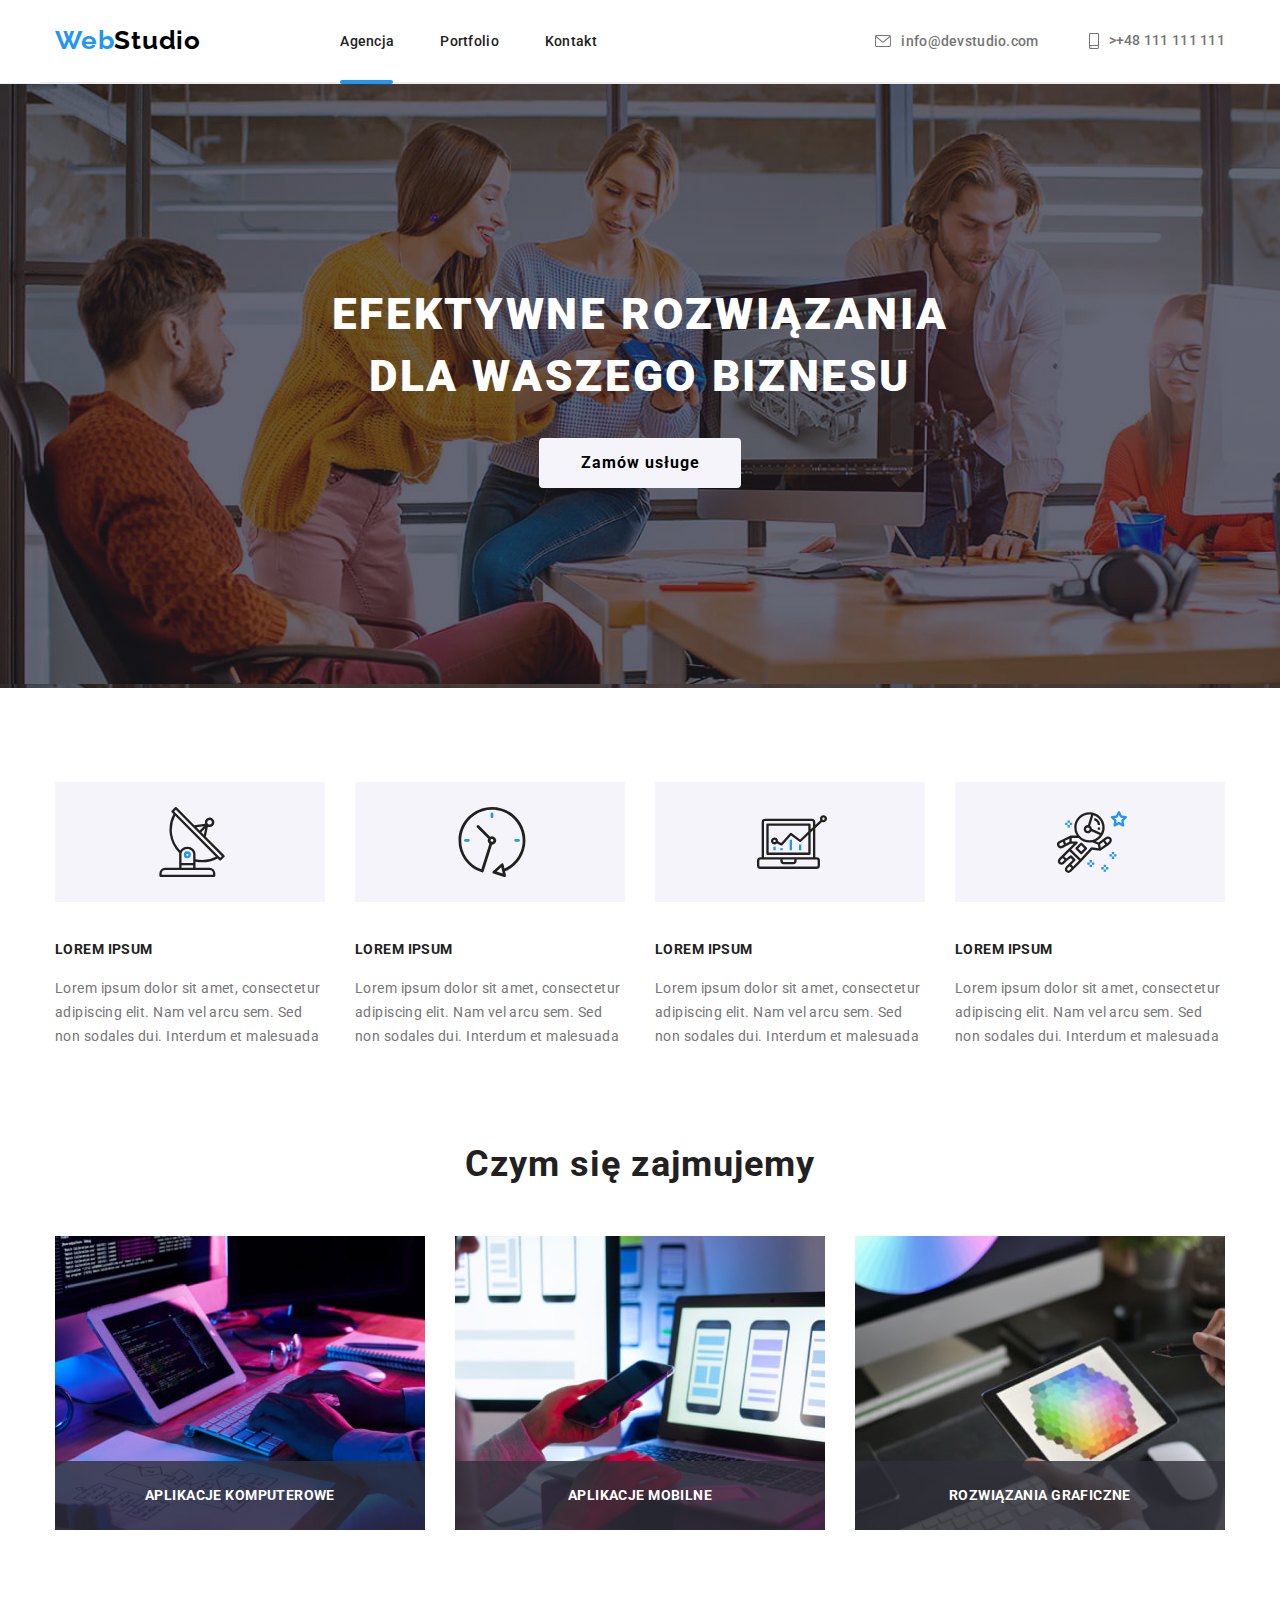
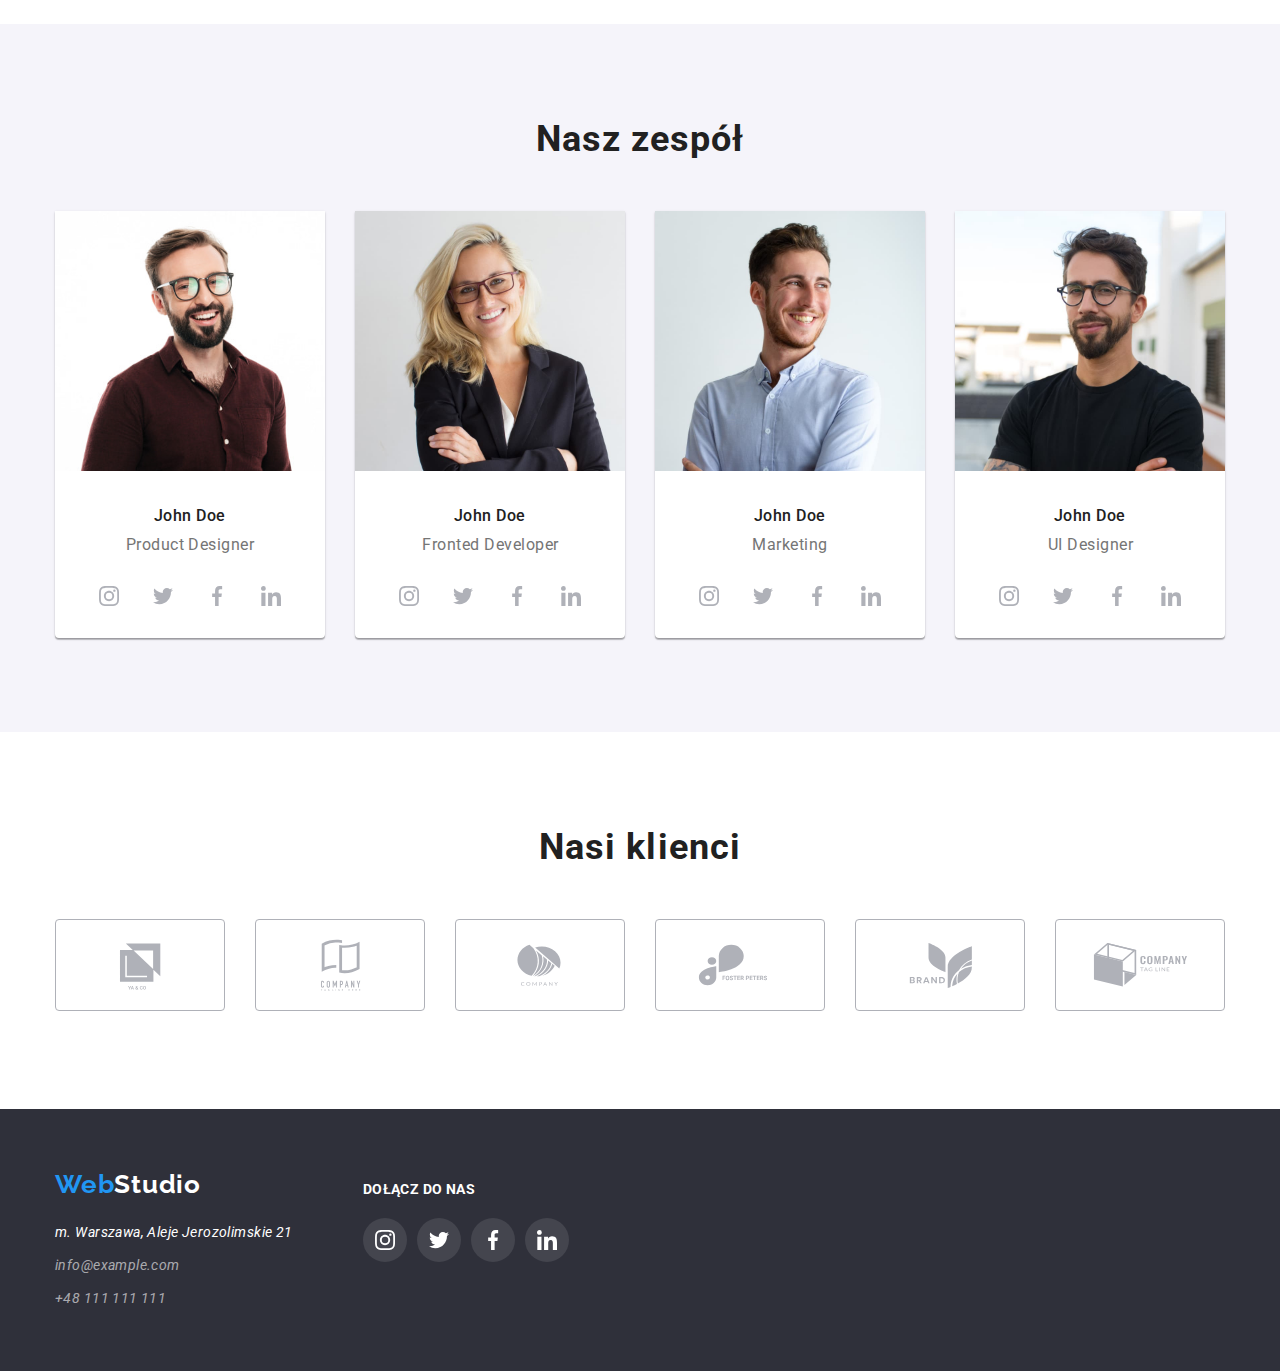
<file: index.html>
<!DOCTYPE html>
<html lang="pl">
  <head>
    <meta charset="UTF-8" />
    <meta http-equiv="X-UA-Compatible" content="IE=edge" />
    <meta name="viewport" content="width=device-width, initial-scale=1.0" />
    <title>EFEKTYWNE ROZWIĄZANIA DLA WASZEGO BIZNESU</title>
    <link rel="preconnect" href="https://fonts.googleapis.com" />
    <link rel="preconnect" href="https://fonts.gstatic.com" crossorigin />
    <link
      href="https://fonts.googleapis.com/css2?family=Raleway:wght@700&family=Roboto:wght@400;500;700;900&display=swap"
      rel="stylesheet"
    />
    <link rel="stylesheet" href="./css/modern-normalize.min.css" />

    <link rel="stylesheet" href="./css/styles.css" />
  </head>
  <body>
    <header class="header-border">
      <div class="container nav-list">
        <nav class="nav-list-logo">
          <a href="./index.html" class="link-nav"
            ><span class="logo-web">Web</span
            ><span class="logo-studio-header">Studio</span></a
          >
        </nav>
        <ul class="nav-list-menu">
          <li>
            <div class="main-nav-underline">
              <a class="link-nav" href="./index.html">Agencja</a>
            </div>
          </li>
          <li><a class="link-nav" href="./portfolio.html">Portfolio</a></li>
          <li><a class="link-nav" href="#">Kontakt</a></li>
        </ul>
        <ul class="nav-list-contact">
          <li>
            <a href="mailto:info@devstudio.com" class="mail-header">
              <svg width="16" height="12">
                <use href="./images/icons.svg#icon-envelope"></use>
              </svg>
              info@devstudio.com
            </a>
          </li>
          <li>
            <a href="tel:48111111111" class="tel-header">
              <svg width="10" height="16">
                <use href="./images/icons.svg#icon-smartphone"></use>
              </svg>
              >+48 111 111 111
            </a>
          </li>
        </ul>
      </div>
    </header>
    <!--Menu-->
    <section class="main-header-box">
      <div class="main-header-box-inside container">
        <h1 class="main-header">Efektywne rozwiązania dla waszego biznesu</h1>
        <button data-modal-open type="button" class="button-main">
          Zamów usługe
        </button>
      </div>
      <div class="backdrop is-hidden" data-modal>
        <div class="modal">
          <button type="button" class="button-close" data-modal-close>
            <svg width="18" height="18" class="close-icon-style">
              <use href="./images/icons.svg#icon-close"></use>
            </svg>
          </button>
        </div>
      </div>
    </section>
    <!--Nasze atuty-->
    <section class="container advantages-box">
      <div class="advantages-box-inside">
        <a class="advantages-icon-background">
          <svg width="70" height="70" class="advantages-icon-style">
            <use href="./images/icons.svg#icon-antenna"></use>
          </svg>
        </a>
        <h3 class="third-header">Lorem ipsum</h3>
        <p class="description">
          Lorem ipsum dolor sit amet, consectetur adipiscing elit. Nam vel arcu
          sem. Sed non sodales dui. Interdum et malesuada
        </p>
      </div>
      <div class="advantages-box-inside">
        <a class="advantages-icon-background">
          <svg width="70" height="70" class="advantages-icon-style">
            <use href="./images/icons.svg#icon-clock"></use>
          </svg>
        </a>
        <h3 class="third-header">Lorem ipsum</h3>
        <p class="description">
          Lorem ipsum dolor sit amet, consectetur adipiscing elit. Nam vel arcu
          sem. Sed non sodales dui. Interdum et malesuada
        </p>
      </div>
      <div class="advantages-box-inside">
        <a class="advantages-icon-background">
          <svg width="70" height="70" class="advantages-icon-style">
            <use href="./images/icons.svg#icon-diagram"></use>
          </svg>
        </a>
        <h3 class="third-header">Lorem ipsum</h3>
        <p class="description">
          Lorem ipsum dolor sit amet, consectetur adipiscing elit. Nam vel arcu
          sem. Sed non sodales dui. Interdum et malesuada
        </p>
      </div>
      <div class="advantages-box-inside">
        <a class="advantages-icon-background">
          <svg width="70" height="70" class="advantages-icon-style">
            <use href="./images/icons.svg#icon-astronaut"></use>
          </svg>
        </a>
        <h3 class="third-header">Lorem ipsum</h3>
        <p class="description">
          Lorem ipsum dolor sit amet, consectetur adipiscing elit. Nam vel arcu
          sem. Sed non sodales dui. Interdum et malesuada
        </p>
      </div>
    </section>
    <!--Czym się zajmujemy-->
    <section>
      <div class="container activity-header-box">
        <h2 class="activity-header">Czym się zajmujemy</h2>
      </div>
      <div class="container">
        <ul class="card-activity">
          <li class="images-activity-style">
            <img
              src="./images/aboutus/img1.jpg"
              alt="ręce człowieka piszące kod na komputerze"
              width="370"
              height="294"
            />
            <p class="image-desktop-app">Aplikacje komputerowe</p>
          </li>
          <li class="images-activity-style">
            <img
              src="./images/aboutus/img2.jpg"
              alt="ręce człowieka trzymające telefon"
              width="370"
              height="294"
            />
            <p class="image-mobile-app">Aplikacje mobilne</p>
          </li>
          <li class="images-activity-style">
            <img
              src="./images/aboutus/img3.jpg"
              alt="ręce człowieka trzymające tablet z paletą kolorów"
              width="370"
              height="294"
            />
            <p class="image-graphic">Rozwiązania graficzne</p>
          </li>
        </ul>
      </div>
    </section>
    <!--Nasz zespoł-->
    <section class="team-box">
      <div class="container">
        <h2 class="team-header">Nasz zespół</h2>
        <ul class="card-team">
          <li class="card-team-style">
            <img
              src="./images/team/JohnDoe1.jpg"
              alt="zdjęcie Product Designer "
              width="270"
              height="260"
            />
            <p class="team-names">John Doe</p>
            <p class="job-title-1">Product Designer</p>
            <div class="social-icon-box">
              <a class="social-icon">
                <svg width="20" height="20">
                  <use href="./images/icons.svg#icon-instagram"></use>
                </svg>
              </a>
              <a class="social-icon">
                <svg width="20" height="20">
                  <use href="./images/icons.svg#icon-twitter"></use>
                </svg>
              </a>
              <a class="social-icon">
                <svg width="20" height="20">
                  <use href="./images/icons.svg#icon-facebook"></use>
                </svg>
              </a>
              <a class="social-icon">
                <svg width="20" height="20">
                  <use href="./images/icons.svg#icon-linkedin"></use>
                </svg>
              </a>
            </div>
          </li>
          <li class="card-team-style">
            <img
              src="./images/team/JohnDoe2.jpg"
              alt="zdjęcie Fronted Developer"
              width="270"
              height="260"
            />
            <p class="team-names">John Doe</p>
            <p class="job-title-2">Fronted Developer</p>
            <div class="social-icon-box">
              <a class="social-icon">
                <svg width="20" height="20">
                  <use href="./images/icons.svg#icon-instagram"></use>
                </svg>
              </a>
              <a class="social-icon">
                <svg width="20" height="20">
                  <use href="./images/icons.svg#icon-twitter"></use>
                </svg>
              </a>
              <a class="social-icon">
                <svg width="20" height="20">
                  <use href="./images/icons.svg#icon-facebook"></use>
                </svg>
              </a>
              <a class="social-icon">
                <svg width="20" height="20">
                  <use href="./images/icons.svg#icon-linkedin"></use>
                </svg>
              </a>
            </div>
          </li>
          <li class="card-team-style">
            <img
              src="./images/team/JohnDoe3.jpg"
              alt="Zdjęcie Marketingowca"
              width="270"
              height="260"
            />
            <p class="team-names">John Doe</p>
            <p class="job-title-3">Marketing</p>
            <div class="social-icon-box">
              <a class="social-icon">
                <svg width="20" height="20">
                  <use href="./images/icons.svg#icon-instagram"></use>
                </svg>
              </a>
              <a class="social-icon">
                <svg width="20" height="20">
                  <use href="./images/icons.svg#icon-twitter"></use>
                </svg>
              </a>
              <a class="social-icon">
                <svg width="20" height="20">
                  <use href="./images/icons.svg#icon-facebook"></use>
                </svg>
              </a>
              <a class="social-icon">
                <svg width="20" height="20">
                  <use href="./images/icons.svg#icon-linkedin"></use>
                </svg>
              </a>
            </div>
          </li>
          <li class="card-team-style">
            <img
              src="./images/team/JohnDoe4.jpg"
              alt="Zdjęcie UI Designer"
              width="270"
              height="260"
            />
            <p class="team-names">John Doe</p>
            <p class="job-title-4">UI Designer</p>
            <div class="social-icon-box">
              <a class="social-icon">
                <svg width="20" height="20">
                  <use href="./images/icons.svg#icon-instagram"></use>
                </svg>
              </a>
              <a class="social-icon">
                <svg width="20" height="20">
                  <use href="./images/icons.svg#icon-twitter"></use>
                </svg>
              </a>
              <a class="social-icon">
                <svg width="20" height="20">
                  <use href="./images/icons.svg#icon-facebook"></use>
                </svg>
              </a>
              <a class="social-icon">
                <svg width="20" height="20">
                  <use href="./images/icons.svg#icon-linkedin"></use>
                </svg>
              </a>
            </div>
          </li>
        </ul>
      </div>
    </section>

    <!--Nasi Klienci-->
    <section>
      <div class="container">
        <h2 class="client-header">Nasi klienci</h2>
        <ul class="client-icon-box">
          <li>
            <svg
              href="#"
              width="170"
              height="92"
              class="client-icon"
              tabinex="0"
            >
              <use
                href="./images/icons.svg#icon-Logo"
                x="32"
                y="16"
                width="106"
                height="60"
              ></use>
            </svg>
          </li>
          <li>
            <svg
              href="#"
              width="170"
              height="92"
              class="client-icon"
              tabinex="0"
            >
              <use
                href="./images/icons.svg#icon-Logo-1"
                x="32"
                y="16"
                width="106"
                height="60"
              ></use>
            </svg>
          </li>
          <li>
            <svg
              href="#"
              width="170"
              height="92"
              class="client-icon"
              tabinex="0"
            >
              <use
                href="./images/icons.svg#icon-Logo-2"
                x="32"
                y="16"
                width="106"
                height="60"
              ></use>
            </svg>
          </li>
          <li>
            <svg
              href="#"
              width="170"
              height="92"
              class="client-icon"
              tabinex="0"
            >
              <use
                href="./images/icons.svg#icon-Logo-3"
                x="32"
                y="16"
                width="106"
                height="60"
              ></use>
            </svg>
          </li>
          <li>
            <svg
              href="#"
              width="170"
              height="92"
              class="client-icon"
              tabinex="0"
            >
              <use
                href="./images/icons.svg#icon-Logo-4"
                x="32"
                y="16"
                width="106"
                height="60"
              ></use>
            </svg>
          </li>
          <li>
            <svg
              href="#"
              width="170"
              height="92"
              class="client-icon"
              tabinex="0"
            >
              <use
                href="./images/icons.svg#icon-Logo-5"
                x="32"
                y="16"
                width="106"
                height="60"
              ></use>
            </svg>
          </li>
        </ul>
      </div>
    </section>

    <footer class="footer-box">
      <div class="container footer-list-box">
        <div class="footer-contact-box">
          <a href="./index.html" class="link-footer"
            ><span class="logo-web">Web</span
            ><span class="logo-studio-footer">Studio</span></a
          >
          <address>
            <ul class="footer-list">
              <li class="address-footer-style">
                <a
                  class="link-footer"
                  href="https://goo.gl/maps/kKp96PenNTTpiVe27"
                  >m. Warszawa, Aleje Jerozolimskie 21</a
                >
              </li>
              <li class="mail-footer-style">
                <a class="contact-footer" href="mailto:info@example.com"
                  >info@example.com</a
                >
              </li>
              <li>
                <a class="contact-footer" href="tel:48111111111"
                  >+48 111 111 111</a
                >
              </li>
            </ul>
          </address>
        </div>
        <div class="footer-icon-box">
          <h3 class="social-header">Dołącz do nas</h3>
          <div class="footer-icon-box-inside">
            <a class="icon-instagram-style">
              <svg width="20" height="20">
                <use href="./images/icons.svg#icon-instagram"></use>
              </svg>
            </a>
            <a class="icon-twitter-style">
              <svg width="20" height="20">
                <use href="./images/icons.svg#icon-twitter"></use>
              </svg>
            </a>
            <a class="icon-facebook-style">
              <svg width="20" height="20">
                <use href="./images/icons.svg#icon-facebook"></use>
              </svg>
            </a>
            <a class="icon-linkedin-style">
              <svg width="20" height="20">
                <use href="./images/icons.svg#icon-linkedin"></use>
              </svg>
            </a>
          </div>
        </div>
      </div>
    </footer>
    <script src="./modal.js"></script>
  </body>
</html>
</file>
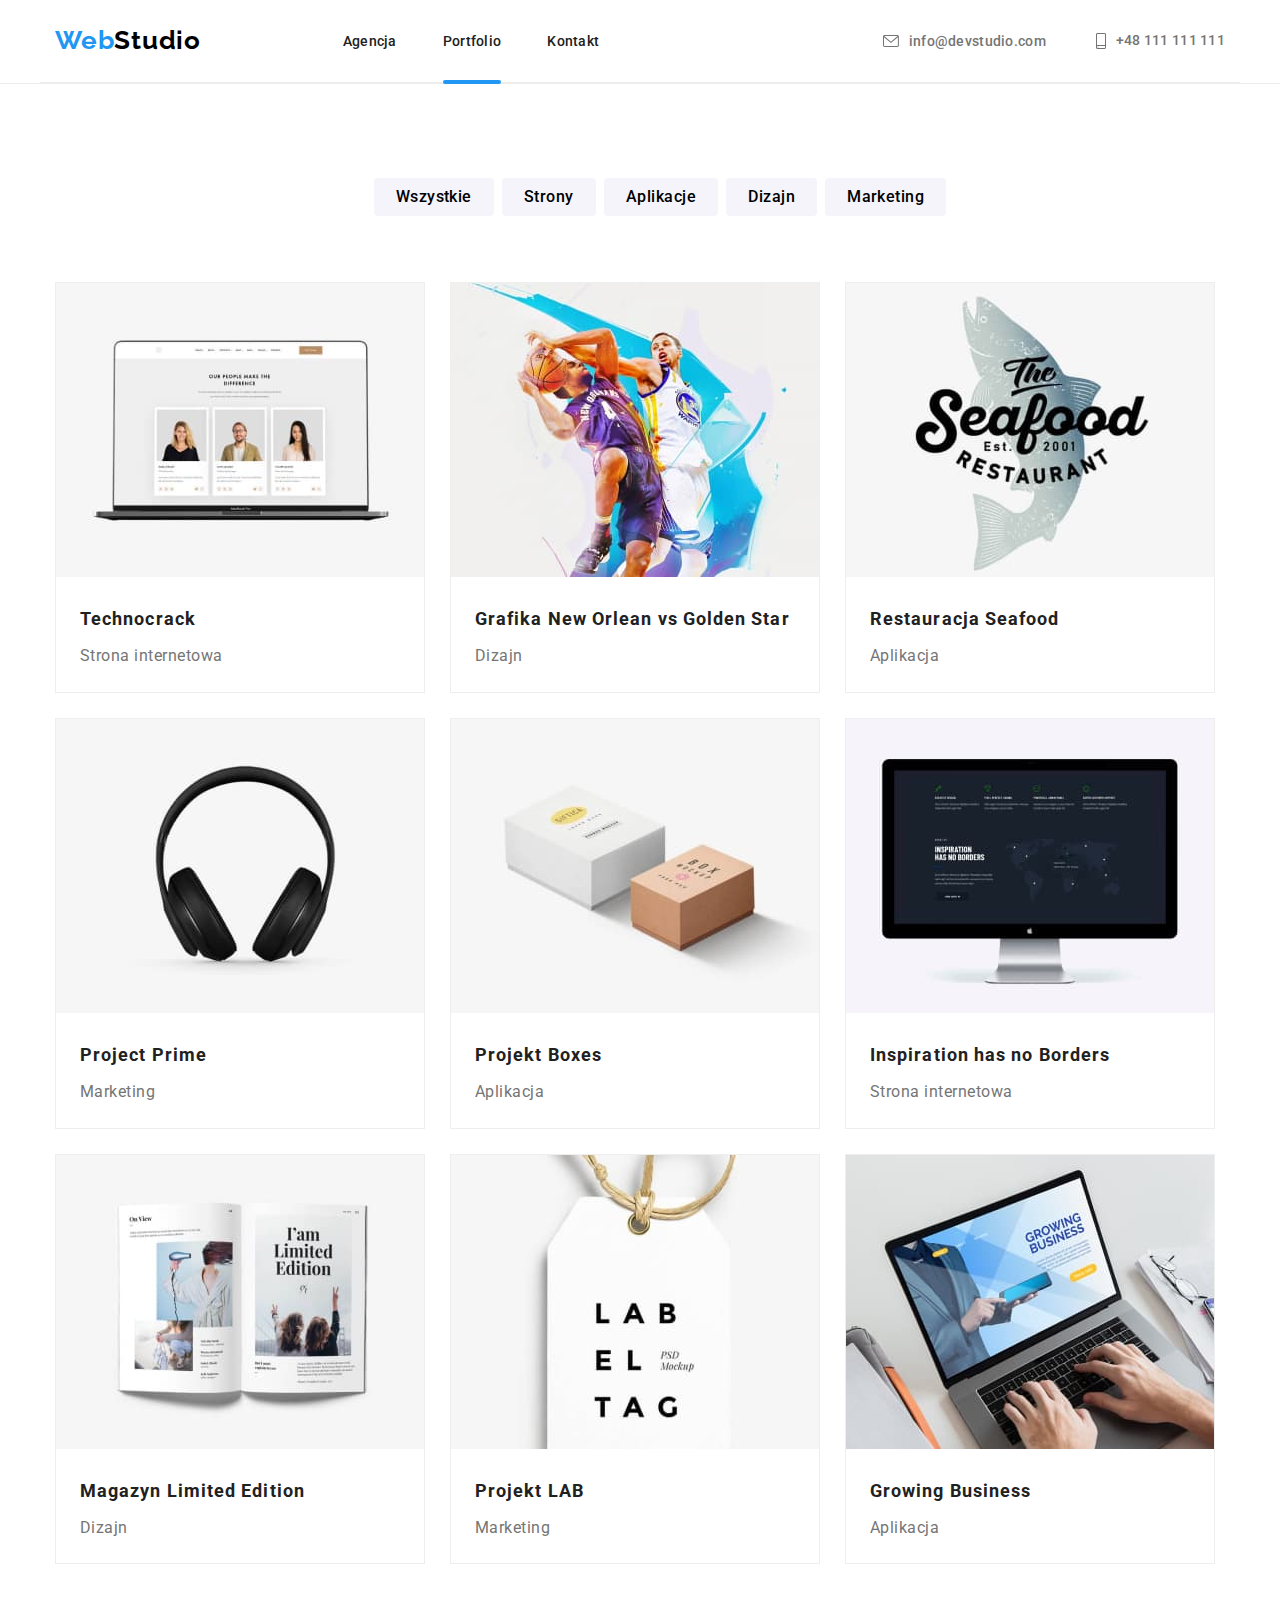
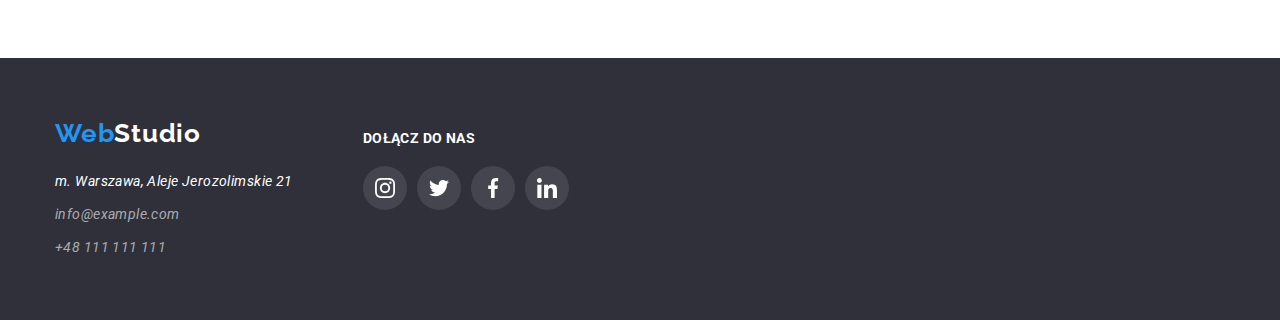
<file: portfolio.html>
<!DOCTYPE html>
<html lang="pl">
  <head>
    <meta charset="UTF-8" />
    <meta http-equiv="X-UA-Compatible" content="IE=edge" />
    <meta name="viewport" content="width=device-width, initial-scale=1.0" />
    <title>PORTFOLIO</title>
    <link rel="preconnect" href="https://fonts.googleapis.com" />
    <link rel="preconnect" href="https://fonts.gstatic.com" crossorigin />
    <link
      href="https://fonts.googleapis.com/css2?family=Raleway:wght@700&family=Roboto:wght@400;500;700;900&display=swap"
      rel="stylesheet"
    />
    <link rel="stylesheet" href="./css/modern-normalize.min.css" />

    <link rel="stylesheet" href="./css/styles.css" />
  </head>
  <body>
    <header class="header-border">
      <div class="container nav-list">
        <nav class="nav-list-logo">
          <a href="./index.html" class="link-nav"
            ><span class="logo-web">Web</span
            ><span class="logo-studio-header">Studio</span></a
          >
        </nav>
        <ul class="nav-list-menu">
          <li>
            <a class="link-nav" href="./index.html">Agencja</a>
          </li>
          <li>
            <div class="portfolio-nav-underline">
              <a class="link-nav" href="./portfolio.html">Portfolio</a>
            </div>
          </li>
          <li><a class="link-nav" href="#">Kontakt</a></li>
        </ul>
        <ul class="nav-list-contact">
          <li>
            <a href="mailto:info@devstudio.com" class="mail-header">
              <svg width="16" height="12">
                <use href="./images/icons.svg#icon-envelope"></use>
              </svg>
              info@devstudio.com
            </a>
          </li>
          <li>
            <a href="tel:48111111111" class="tel-header">
              <svg width="10" height="16">
                <use href="./images/icons.svg#icon-smartphone"></use>
              </svg>
              +48 111 111 111
            </a>
          </li>
        </ul>
      </div>
    </header>
    <!--Menu-->
    <div clas="container ">
      <ul class="menu-portfolio-list">
        <li>
          <button class="button-nav" type="button">Wszystkie</button>
        </li>
        <li>
          <button class="button-nav" type="button">Strony</button>
        </li>
        <li>
          <button class="button-nav" type="button">Aplikacje</button>
        </li>
        <li>
          <button class="button-nav" type="button">Dizajn</button>
        </li>
        <li>
          <button class="button-nav" type="button">Marketing</button>
        </li>
      </ul>
    </div>
    <!--Projekty-->
    <section>
      <div class="container">
        <ul class="card-portfolio">
          <li class="card-portfolio-style">
            <div class="images-portfolio-box">
              <img
                src="./images/portfolio/Technocrack.jpg"
                alt="Strona internetowa pokazana w ekranie laptopa"
                width="370"
                height="294"
              />
              <p class="card-portfolio-description">
                Technocrack jest popularną platformą wykorzystywaną do
                rozpowszechniania koronawirusa. Firmy wykorzystują tę platformę
                do celów szpiegowskich i ataków na niezabezpieczone serwery
                konkurencji.
              </p>
            </div>
            <p class="projects-title">Technocrack</p>
            <p class="projects-type">Strona internetowa</p>
          </li>
          <li class="card-portfolio-style">
            <div class="images-portfolio-box">
              <img
                src="./images/portfolio/grafikaneworlean.jpg"
                alt="Dwóch mężczyzn grających w koszykówkę"
                width="370"
                height="294"
              />
              <p class="card-portfolio-description">
                Technocrack jest popularną platformą wykorzystywaną do
                rozpowszechniania koronawirusa. Firmy wykorzystują tę platformę
                do celów szpiegowskich i ataków na niezabezpieczone serwery
                konkurencji.
              </p>
            </div>
            <p class="projects-title">Grafika New Orlean vs Golden Star</p>
            <p class="projects-type">Dizajn</p>
          </li>
          <li class="card-portfolio-style">
            <div class="images-portfolio-box">
              <img
                src="./images/portfolio/seafood.jpg"
                alt="Logo aplikacji dla restauracji Seafood"
                width="370"
                height="294"
              />
              <p class="card-portfolio-description">
                Technocrack jest popularną platformą wykorzystywaną do
                rozpowszechniania koronawirusa. Firmy wykorzystują tę platformę
                do celów szpiegowskich i ataków na niezabezpieczone serwery
                konkurencji.
              </p>
            </div>
            <p class="projects-title">Restauracja Seafood</p>
            <p class="projects-type">Aplikacja</p>
          </li>
          <li class="card-portfolio-style">
            <div class="images-portfolio-box">
              <img
                src="./images/portfolio/prime.jpg"
                alt="Czarne słuchawki nauszne"
                width="370"
                height="294"
              />
              <p class="card-portfolio-description">
                Technocrack jest popularną platformą wykorzystywaną do
                rozpowszechniania koronawirusa. Firmy wykorzystują tę platformę
                do celów szpiegowskich i ataków na niezabezpieczone serwery
                konkurencji.
              </p>
            </div>
            <p class="projects-title">Project Prime</p>
            <p class="projects-type">Marketing</p>
          </li>
          <li class="card-portfolio-style">
            <div class="images-portfolio-box">
              <img
                src="./images/portfolio/box.jpg"
                alt="Dwa pudełka ułożone prostopadle do siebie"
                width="370"
                height="294"
              />
              <p class="card-portfolio-description">
                Technocrack jest popularną platformą wykorzystywaną do
                rozpowszechniania koronawirusa. Firmy wykorzystują tę platformę
                do celów szpiegowskich i ataków na niezabezpieczone serwery
                konkurencji.
              </p>
            </div>
            <p class="projects-title">Projekt Boxes</p>
            <p class="projects-type">Aplikacja</p>
          </li>
          <li class="card-portfolio-style">
            <div class="images-portfolio-box">
              <img
                src="./images/portfolio/inspirationhasnoborders.jpg"
                alt="Strona internetowa pokazana w ekranie komputera"
                width="370"
                height="294"
              />
              <p class="card-portfolio-description">
                Technocrack jest popularną platformą wykorzystywaną do
                rozpowszechniania koronawirusa. Firmy wykorzystują tę platformę
                do celów szpiegowskich i ataków na niezabezpieczone serwery
                konkurencji.
              </p>
            </div>
            <p class="projects-title">Inspiration has no Borders</p>
            <p class="projects-type">Strona internetowa</p>
          </li>
          <li class="card-portfolio-style">
            <div class="images-portfolio-box">
              <img
                src="./images/portfolio/magazinelimitededition.jpg"
                alt="Magazn w wersji papierowej ze zdjęciami damskich włosów"
                width="370"
                height="294"
              />
              <p class="card-portfolio-description">
                Technocrack jest popularną platformą wykorzystywaną do
                rozpowszechniania koronawirusa. Firmy wykorzystują tę platformę
                do celów szpiegowskich i ataków na niezabezpieczone serwery
                konkurencji.
              </p>
            </div>
            <p class="projects-title">Magazyn Limited Edition</p>
            <p class="projects-type">Dizajn</p>
          </li>
          <li class="card-portfolio-style">
            <div class="images-portfolio-box">
              <img
                src="./images/portfolio/projectlab.jpg"
                alt="Biała metka z napisem Lab el tag"
                width="370"
                height="294"
              />
              <p class="card-portfolio-description">
                Technocrack jest popularną platformą wykorzystywaną do
                rozpowszechniania koronawirusa. Firmy wykorzystują tę platformę
                do celów szpiegowskich i ataków na niezabezpieczone serwery
                konkurencji.
              </p>
            </div>
            <p class="projects-title">Projekt LAB</p>
            <p class="projects-type">Marketing</p>
          </li>
          <li class="card-portfolio-style">
            <div class="images-portfolio-box">
              <img
                src="./images/portfolio/growingbusiness.jpg"
                alt="Strona główna aplikacji dla firmy Growing Business"
                width="370"
                height="294"
              />
              <p class="card-portfolio-description">
                Technocrack jest popularną platformą wykorzystywaną do
                rozpowszechniania koronawirusa. Firmy wykorzystują tę platformę
                do celów szpiegowskich i ataków na niezabezpieczone serwery
                konkurencji.
              </p>
            </div>
            <p class="projects-title">Growing Business</p>
            <p class="projects-type">Aplikacja</p>
          </li>
        </ul>
      </div>
    </section>

    <footer class="footer-box">
      <div class="container footer-list-box">
        <div class="footer-contact-box">
          <a href="./index.html" class="link-footer"
            ><span class="logo-web">Web</span
            ><span class="logo-studio-footer">Studio</span></a
          >
          <address>
            <ul class="footer-list">
              <li class="address-footer-style">
                <a
                  class="link-footer"
                  href="https://goo.gl/maps/kKp96PenNTTpiVe27"
                  >m. Warszawa, Aleje Jerozolimskie 21</a
                >
              </li>
              <li class="mail-footer-style">
                <a class="contact-footer" href="mailto:info@example.com"
                  >info@example.com</a
                >
              </li>
              <li>
                <a class="contact-footer" href="tel:48111111111"
                  >+48 111 111 111</a
                >
              </li>
            </ul>
          </address>
        </div>
        <div class="footer-icon-box">
          <h3 class="social-header">Dołącz do nas</h3>
          <div class="footer-icon-box-inside">
            <a class="icon-instagram-style">
              <svg width="20" height="20">
                <use href="./images/icons.svg#icon-instagram"></use>
              </svg>
            </a>
            <a class="icon-twitter-style">
              <svg width="20" height="20">
                <use href="./images/icons.svg#icon-twitter"></use>
              </svg>
            </a>
            <a class="icon-facebook-style">
              <svg width="20" height="20">
                <use href="./images/icons.svg#icon-facebook"></use>
              </svg>
            </a>
            <a class="icon-linkedin-style">
              <svg width="20" height="20">
                <use href="./images/icons.svg#icon-linkedin"></use>
              </svg>
            </a>
          </div>
        </div>
      </div>
    </footer>
  </body>
</html>
</file>
<file: css/styles.css>
body {
  font-family: "Roboto";
  font-style: normal;
  color: #212121;
  margin: 0 auto;
}
:root {
  --brand-color: #2196f3;
  --font-color1: #212121;
  --font-color2: #ffffff;
}
.logo-web {
  color: var(--brand-color);
  font-family: "Raleway";
  font-weight: 700;
  font-size: 26px;
  line-height: 1.2;
  letter-spacing: 0.03em;
}
.logo-studio-header {
  color: #000000;
  font-family: "Raleway";
  font-weight: 700;
  font-size: 26px;
  line-height: 1.2;
  letter-spacing: 0.03em;
}
.logo-studio-footer {
  color: var(--font-color2);
  font-family: "Raleway";
  font-weight: 700;
  font-size: 26px;
  line-height: 1.2;
  letter-spacing: 0.03em;
}

.link-nav {
  color: var(--font-color1);
  font-weight: 500;
  font-size: 14px;
  line-height: 1.1;
  letter-spacing: 0.02em;
  text-decoration: none;
  transition-property: color;
  transition-duration: 250ms;
  transition-timing-function: cubic-bezier(0.4, 0, 0.2, 1);
}
.link-nav:hover,
.link-nav:focus {
  color: var(--brand-color);
}

.contact-footer {
  color: #ffffff99;
  font-weight: 400;
  font-size: 14px;
  line-height: 1.7;
  letter-spacing: 0.03em;
  text-decoration: none;
  transition-property: color;
  transition-duration: 250ms;
  transition-timing-function: cubic-bezier(0.4, 0, 0.2, 1);
}
.contact-footer:hover,
.contact-footer:focus {
  color: var(--brand-color);
}
.button-main {
  background-color: #f5f4fa;
  border: none;
  border-radius: 4px;
  box-shadow: 0px 4px 4 px rgba(0, 0, 0, 0.15);
  cursor: pointer;
  font-weight: 700;
  font-size: 16px;
  line-height: 1.9;
  text-align: center;
  letter-spacing: 0.06em;
  padding: 10px 41px 10px 42px;
  transition-property: color, background-color;
  transition-duration: 250ms;
  transition-timing-function: cubic-bezier(0.4, 0, 0.2, 1);
}
.button-main:hover,
.button-main:focus {
  background-color: var(--brand-color);
  color: var(--font-color2);
}
.button-nav {
  font-family: "Roboto";
  background-color: #f5f4fa;
  border: none;
  border-radius: 4px;
  cursor: pointer;
  font-weight: 500;
  font-size: 16px;
  line-height: 1.6;
  text-align: center;
  letter-spacing: 0.03em;
  padding: 6px 22px 6px 22px;
  transition-property: color, background-color, box-shadow;
  transition-duration: 250ms;
  transition-timing-function: cubic-bezier(0.4, 0, 0.2, 1);
}
.button-nav:hover,
.button-nav:focus {
  background-color: var(--brand-color);
  color: var(--font-color2);
  box-shadow: 0px 4px 4px rgba(0, 0, 0, 0.15);
}
.main-header {
  color: var(--font-color2);
  font-weight: 900;
  font-size: 44px;
  line-height: 1.4;
  text-align: center;
  letter-spacing: 0.06em;
  text-transform: uppercase;
  max-width: 696px;
  margin-top: 0;
  margin-bottom: 30px;
}

.description {
  color: #757575;
  font-weight: 400;
  font-size: 14px;
  line-height: 1.7;
  letter-spacing: 0.03em;
  margin: 0;
}
.activity-header {
  font-weight: 700;
  font-size: 36px;
  line-height: 1.2;
  text-align: center;
  letter-spacing: 0.03em;
  margin: 0;
}
.team-header {
  font-weight: 700;
  font-size: 36px;
  line-height: 1.2;
  text-align: center;
  letter-spacing: 0.03em;
  margin: 0;
  padding-top: 94px;
  padding-bottom: 50px;
}
.third-header {
  font-weight: 700;
  font-size: 14px;
  line-height: 1.1;
  letter-spacing: 0.03em;
  text-transform: uppercase;
  margin: 0;
  padding-top: 30px;
  padding-bottom: 10px;
}
.team-names {
  font-weight: 500;
  font-size: 16px;
  line-height: 1.2;
  letter-spacing: 0.03em;
  padding: 30px 99px 10px 99px;
  margin: 0;
}
.job-title-1 {
  color: #757575;
  font-weight: 400;
  font-size: 16px;
  line-height: 1.2;
  letter-spacing: 0.03em;
  padding: 0px 70px 0px 70px;
  text-align: center;
  white-space: nowrap;
  margin: 0;
}

.job-title-2 {
  color: #757575;
  font-weight: 400;
  font-size: 16px;
  line-height: 1.2;
  letter-spacing: 0.03em;
  padding: 0px 61px 0px 62px;
  text-align: center;
  white-space: nowrap;
  margin: 0;
}

.job-title-3 {
  color: #757575;
  font-weight: 400;
  font-size: 16px;
  line-height: 1.2;
  letter-spacing: 0.03em;
  padding: 0px 97px 0px 97px;
  text-align: center;
  white-space: nowrap;
  margin: 0;
}

.job-title-4 {
  color: #757575;
  font-weight: 400;
  font-size: 16px;
  line-height: 1.2;
  letter-spacing: 0.03em;
  padding: 0px 91px 0px 92px;
  text-align: center;
  white-space: nowrap;
  margin: 0;
}

.projects-title {
  font-weight: 700;
  font-size: 18px;
  line-height: 2;
  letter-spacing: 0.06em;
  padding: 20px 24px 4px 24px;
  margin: 0;
}

.projects-type {
  color: #757575;
  font-weight: 400;
  font-size: 16px;
  line-height: 1.9;
  letter-spacing: 0.03em;
  padding: 0px 24px 20px 24px;
  margin: 0;
}
.footer-box {
  background: #2f303a;
}
.link-footer {
  color: var(--font-color2);
  font-weight: 400;
  font-size: 14px;
  line-height: 1.7;
  letter-spacing: 0.03em;
  text-decoration: none;
  transition-property: color;
  transition-duration: 250ms;
  transition-timing-function: cubic-bezier(0.4, 0, 0.2, 1);
}

.link-footer:hover,
.link-footer:focus {
  color: var(--brand-color);
}
.container {
  max-width: 1200px;
  margin: 0 auto;
  padding: 0px 15px;
}
.nav-list {
  display: flex;
  border-bottom: 1px solid #ececec;
  justify-content: space-between;
}
.nav-list-logo {
  display: flex;
  align-items: center;
  margin: 0;
  padding-top: 24px;
  padding-bottom: 25px;
  flex-grow: 1;
}
.nav-list-menu {
  display: flex;
  list-style-type: none;
  align-items: center;
  column-gap: 46px;
  padding-left: 0;
  padding-top: 32px;
  padding-bottom: 32px;
  margin: 0;
  flex-grow: 2;
}
.nav-list-contact {
  display: flex;
  list-style-type: none;
  align-items: center;
  column-gap: 50px;
  padding-left: 0;
  padding-top: 32px;
  padding-bottom: 32px;
  margin: 0;
}

.main-header-box {
  background-color: #2f303a;
  background-image: linear-gradient(to bottom, #2f303a66, #2f303a66),
    url("../images/main/mainimages.jpg");
  display: flex;
  flex-direction: column;
  align-items: center;
  justify-content: center;
  gap: 30px;
  padding-top: 200px;
  padding-bottom: 200px;
}
.main-header-box-inside {
  display: flex;
  flex-direction: column;
  align-items: center;
}
.advantages-box {
  display: flex;
  column-gap: 30px;
  margin: 0 auto;
}
.advantages-box-inside {
  display: flex;
  flex-wrap: wrap;
  list-style: none;
  margin-top: 94px;
  row-gap: 10px;
}
.activity-header-box {
  justify-content: center;
  margin-top: 94px;
}
.card-activity {
  display: flex;
  flex-wrap: nowrap;
  column-gap: 30px;
  padding: 0;
  justify-content: space-between;
  margin: 0;
  padding-top: 50px;
  padding-bottom: 94px;
}
.images-activity-style {
  flex-basis: calc((100%-60px) / 3);
  list-style: none;
  position: relative;
  max-width: 370px;
  max-height: 294px;
}
.team-box {
  background-color: #f5f4fa;
}
.card-team {
  display: flex;
  flex-wrap: nowrap;
  column-gap: 30px;
  margin: 0;
  padding: 0;
}
.card-team-style {
  flex-basis: calc((100%-90px) / 4);
  list-style: none;
  background-color: var(--font-color2);
  box-shadow: 0px 1px 3px rgba(0, 0, 0, 0.12), 0px 1px 1px rgba(0, 0, 0, 0.14),
    0px 2px 1px rgba(0, 0, 0, 0.2);
  border-radius: 0px 0px 4px 4px;
  margin-bottom: 94px;
}
.footer-list {
  list-style-type: none;
  padding-top: 20px;
  padding-left: 0px;
  margin: 0;
}
.footer-list-box {
  display: flex;
  justify-content: flex-start;
  column-gap: 70px;
}

.address-footer-style {
  padding-bottom: 9px;
}
.mail-footer-style {
  padding-bottom: 9px;
}
.menu-portfolio-list {
  display: flex;
  list-style: none;
  justify-content: center;
  column-gap: 8px;
  padding-top: 94px;
  padding-bottom: 50px;
  margin: 0;
}
.header-border {
  border-bottom: 1px solid #ececec;
  padding-top: 0px;
}
.card-portfolio {
  display: flex;
  flex-wrap: wrap;
  column-gap: 25px;
  row-gap: 25px;
  margin-bottom: 94px;
  padding: 0px;
}
.card-portfolio-style {
  list-style-type: none;
  border: 1px solid #eeeeee;
  flex-basis: calc((100% - 50px) / 3);
  cursor: pointer;
  max-width: 370px;
  transition-property: box-shadow;
  transition-duration: 250ms;
  transition-timing-function: cubic-bezier(0.4, 0, 0.2, 1);
}
.card-portfolio-style:hover,
.card-portfolio-style:focus {
  box-shadow: 0px 1px 1px rgba(0, 0, 0, 0.12), 0px 4px 4px rgba(0, 0, 0, 0.06),
    1px 4px 6px rgba(0, 0, 0, 0.16);
}
.portfolio-box {
  background-color: #ffffff;
}

.advantages-icon-background {
  width: 270px;
  height: 120px;
  background-color: #f5f4fa;
}
.advantages-icon-style {
  margin-top: 25px;
  margin-right: 102px;
  margin-bottom: 25px;
  margin-left: 102px;
}

.client-header {
  font-weight: 700;
  font-size: 36px;
  line-height: 1.2;
  text-align: center;
  letter-spacing: 0.03em;
  margin: 0;
  padding-top: 94px;
  padding-bottom: 50px;
}
.client-icon-box {
  border-radius: 4px;
  display: flex;
  list-style-type: none;
  column-gap: 30px;
  margin: 0;
  margin-bottom: 94px;
  padding: 0;
}
.client-icon {
  border: 1px solid #afb1b8;
  border-radius: 4px;
  fill: #afb1b8;
  cursor: pointer;
  transition-property: fill;
  transition-duration: 250ms;
  transition-timing-function: cubic-bezier(0.4, 0, 0.2, 1);
}
.client-icon:hover,
.client-icon:focus {
  fill: var(--brand-color);
  border: 1px solid var(--brand-color);
}

.social-icon {
  fill: #afb1b8;
  padding: 12px;
  display: flex;
  width: 44px;
  height: 44px;
  border-radius: 50%;
  transition-property: fill, background-color;
  transition-duration: 250ms;
  transition-timing-function: cubic-bezier(0.4, 0, 0.2, 1);
}
.social-icon:hover,
.social-icon:focus {
  fill: var(--font-color2);
  background-color: #2196f3;
  cursor: pointer;
}
.social-icon-box {
  margin: 20px 32px;
  display: flex;
  justify-content: space-between;
}

.social-header {
  text-transform: uppercase;
  color: var(--font-color2);
  font-weight: 700;
  font-size: 14px;
  line-height: 1.1x;
  letter-spacing: 0.03em;
  margin: 0;
}
.footer-contact-box {
  padding-top: 60px;
  padding-bottom: 60px;
}
.footer-icon-box {
  padding-top: 72px;
  display: inline-flexbox;
}
.footer-icon-box-inside {
  display: flex;
  column-gap: 10px;
  padding-top: 20px;
  padding-bottom: 100px;
}
.icon-instagram-style {
  display: flex;
  fill: var(--font-color2);
  width: 44px;
  height: 44px;
  background-color: #ffffff1a;
  border-radius: 50%;
  padding: 12px;
  transition-property: fill, background-color;
  transition-duration: 250ms;
  transition-timing-function: cubic-bezier(0.4, 0, 0.2, 1);
}
.icon-instagram-style:hover,
.icon-instagram-style:focus {
  fill: var(--font-color2);
  border-radius: 50%;
  background-color: #2196f3;
  cursor: pointer;
}
.icon-twitter-style {
  display: flex;
  fill: var(--font-color2);
  width: 44px;
  height: 44px;
  background-color: #ffffff1a;
  border-radius: 50%;
  padding: 12px;
  transition-property: fill, background-color;
  transition-duration: 250ms;
  transition-timing-function: cubic-bezier(0.4, 0, 0.2, 1);
}
.icon-twitter-style:hover,
.icon-twitter-style:focus {
  fill: var(--font-color2);
  border-radius: 50%;
  background-color: #2196f3;
  cursor: pointer;
}
.icon-facebook-style {
  display: flex;
  fill: var(--font-color2);
  width: 44px;
  height: 44px;
  background-color: #ffffff1a;
  border-radius: 50%;
  padding: 12px;
  transition-property: fill, background-color;
  transition-duration: 250ms;
  transition-timing-function: cubic-bezier(0.4, 0, 0.2, 1);
}
.icon-facebook-style:hover,
.icon-facebook-style:focus {
  fill: var(--font-color2);
  border-radius: 50%;
  background-color: #2196f3;
  cursor: pointer;
}
.icon-linkedin-style {
  display: flex;
  fill: var(--font-color2);
  width: 44px;
  height: 44px;
  background-color: #ffffff1a;
  border-radius: 50%;
  padding: 12px;
  transition-property: fill, background-color;
  transition-duration: 250ms;
  transition-timing-function: cubic-bezier(0.4, 0, 0.2, 1);
}
.icon-linkedin-style:hover,
.icon-linkedin-style:focus {
  fill: var(--font-color2);
  border-radius: 50%;
  background-color: #2196f3;
  cursor: pointer;
}

.mail-header {
  color: #757575;
  fill: #757575;
  font-weight: 500;
  font-size: 14px;
  line-height: 1.1;
  letter-spacing: 0.02em;
  text-decoration: none;
  display: flex;
  column-gap: 10px;
  align-items: center;
  transition-property: fill, color;
  transition-duration: 250ms;
  transition-timing-function: cubic-bezier(0.4, 0, 0.2, 1);
}

.mail-header:hover,
.mail-header:focus {
  fill: var(--brand-color);
  color: var(--brand-color);
}
.tel-header {
  color: #757575;
  fill: #757575;
  font-weight: 500;
  font-size: 14px;
  line-height: 1.1;
  letter-spacing: 0.02em;
  text-decoration: none;
  display: flex;
  column-gap: 10px;
  align-items: center;
  transition-property: fill, color;
  transition-duration: 250ms;
  transition-timing-function: cubic-bezier(0.4, 0, 0.2, 1);
}
.tel-header:hover,
.tel-header:focus {
  fill: var(--brand-color);
  color: var(--brand-color);
}
.images-portfolio-box {
  position: relative;
  overflow: hidden;
}
.card-portfolio-description {
  font-weight: 400;
  font-size: 18px;
  line-height: 1.6;
  letter-spacing: 0.03em;
  color: var(--font-color2);
  padding: 49px 45px 29px 24px;
  position: absolute;
  left: 0;
  right: 0;
  top: 0;
  bottom: 0;
  background: rgba(33, 150, 243, 0.9);
  margin: 0;
  transform: translateY(101%);
  transition-property: transform;
  transition-duration: 250ms;
  transition-timing-function: cubic-bezier(0.4, 0, 0.2, 1);
}
.card-portfolio-style:hover .card-portfolio-description {
  transform: translateY(0);
}
.backdrop {
  position: fixed;
  top: 0;
  left: 0;
  right: 0;
  bottom: 0;
  width: 100%;
  height: 100%;
  background-color: rgba(0, 0, 0, 0.2);
}
.is-hidden {
  visibility: hidden;
  opacity: 0;
  pointer-events: none;
}
.modal {
  width: 528px;
  height: 581px;
  position: absolute;
  left: 50%;
  top: 50%;
  background: #ffffff;
  box-shadow: 0px 1px 3px rgba(0, 0, 0, 0.12), 0px 1px 1px rgba(0, 0, 0, 0.14),
    0px 2px 1px rgba(0, 0, 0, 0.2);
  border-radius: 4px;
  margin: 0px;
  transform: translate(-50%, -50%) scale(1);
  transition-property: transform;
  transition-duration: 0.6s;
  transition-timing-function: ease-in;
}
.button-close {
  width: 30px;
  height: 30px;
  border-radius: 50%;
  border: 1px solid rgba(0, 0, 0, 0.1);
  background: var(--font-color2);
  display: flex;
  align-items: center;
  position: relative;
  left: 490px;
  top: 8px;
  transition-property: fill, border;
  transition-duration: 250ms;
  transition-timing-function: cubic-bezier(0.4, 0, 0.2, 1);
}
.button-close:hover {
  cursor: pointer;
  fill: var(--brand-color);
  border: 1px solid var(--brand-color);
}

.close-icon-style {
  padding: 9px, 9px, 10px, 10px;
}
.is-hidden .modal {
  transform: translate(0%, 0%) scale(0);
}
.main-nav-underline {
  position: relative;
}
.main-nav-underline::after {
  content: "";
  position: absolute;
  top: 48px;
  left: 0;
  width: 53px;
  height: 4px;
  border-radius: 2px;
  background-color: var(--brand-color);
}
.portfolio-nav-underline {
  position: relative;
}
.portfolio-nav-underline::after {
  content: "";
  position: absolute;
  top: 48px;
  left: 0;
  width: 58px;
  height: 4px;
  border-radius: 2px;
  background-color: var(--brand-color);
}
.image-desktop-app {
  position: absolute;
  bottom: 0;
  left: 0;
  right: 0;
  background-color: rgba(47, 48, 58, 0.8);
  color: var(--font-color2);
  text-align: center;
  padding: 27px 90px 27px 90px;
  font-weight: 700;
  font-size: 14px;
  line-height: 1.1;
  letter-spacing: 0.03em;
  margin: 0;
  text-transform: uppercase;
}
.image-mobile-app {
  position: absolute;
  bottom: 0;
  left: 0;
  right: 0;
  background-color: rgba(47, 48, 58, 0.8);
  color: var(--font-color2);
  text-align: center;
  padding: 27px 90px 27px 90px;
  font-weight: 700;
  font-size: 14px;
  line-height: 1.1;
  letter-spacing: 0.03em;
  margin: 0;
  text-transform: uppercase;
}
.image-graphic {
  position: absolute;
  bottom: 0;
  left: 0;
  right: 0;
  background-color: rgba(47, 48, 58, 0.8);
  color: var(--font-color2);
  text-align: center;
  padding: 27px 90px 27px 90px;
  font-weight: 700;
  font-size: 14px;
  line-height: 1.1;
  letter-spacing: 0.03em;
  margin: 0;
  text-transform: uppercase;
}
</file>
